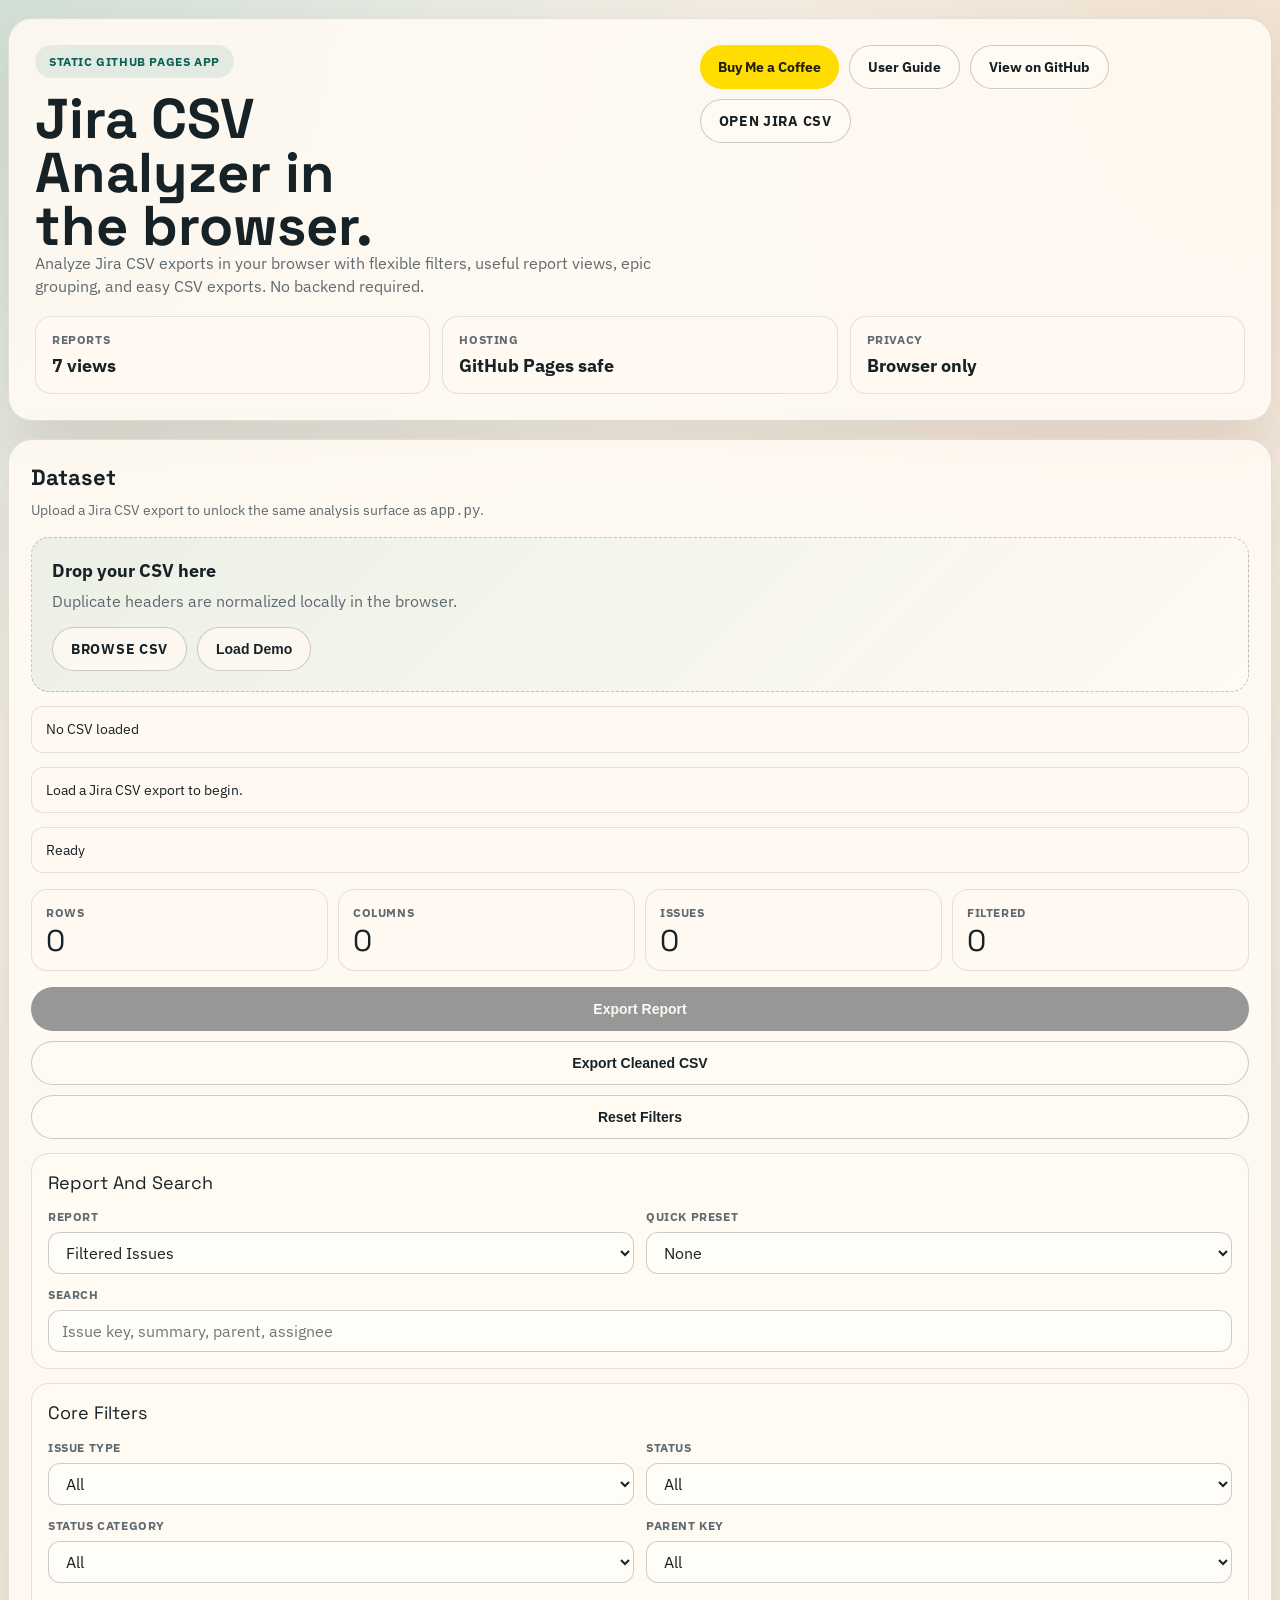
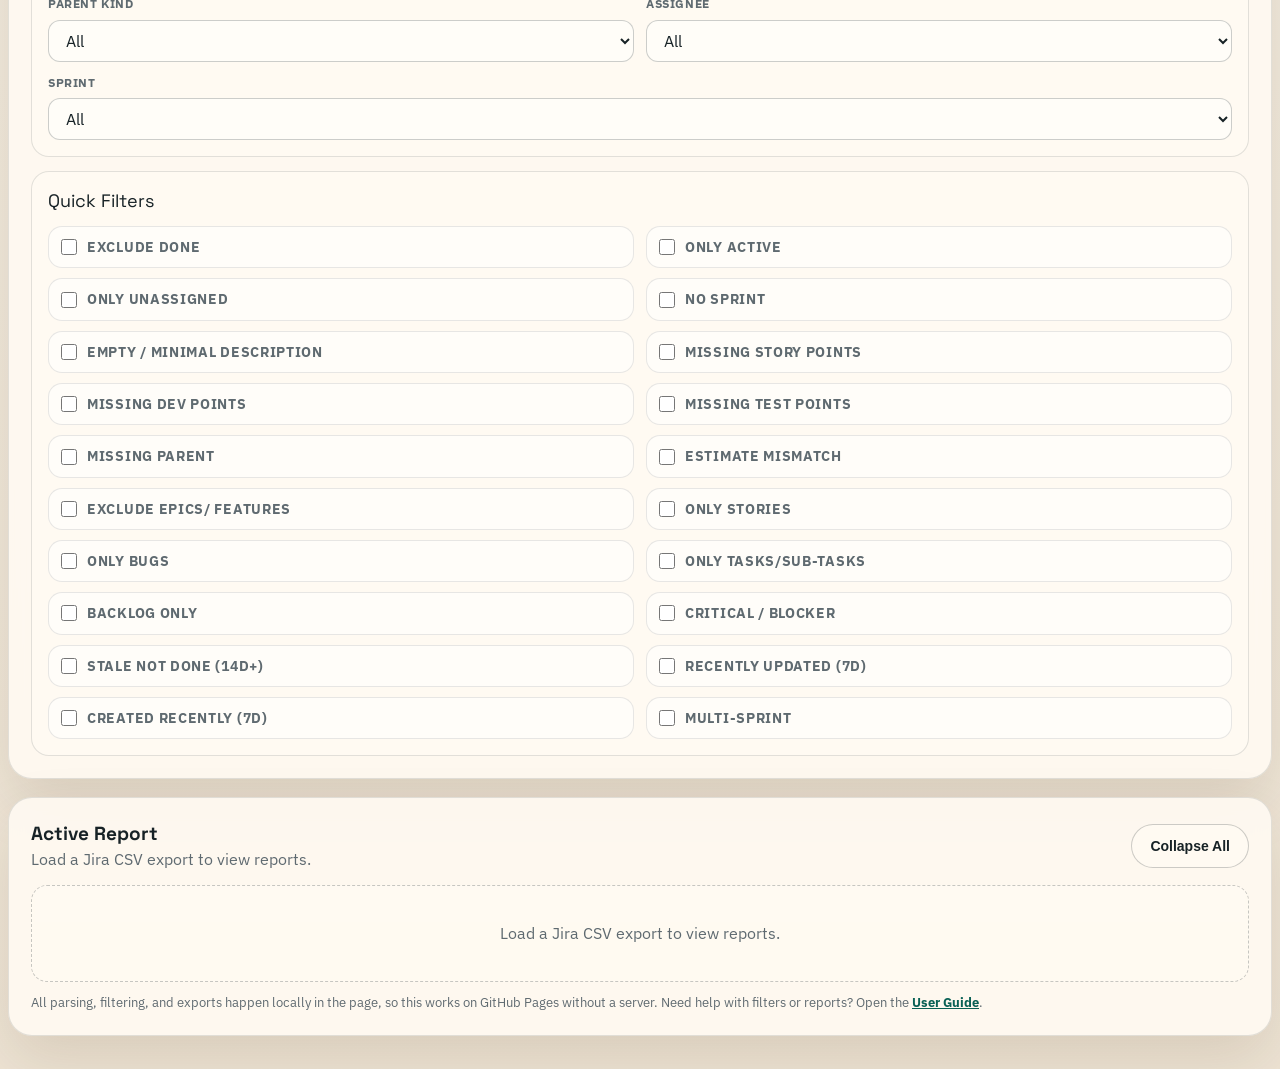
<file: index.html>
<!doctype html>
<html lang="en">
<head>
  <meta charset="UTF-8">
  <meta name="viewport" content="width=device-width, initial-scale=1.0">
  <title>Jira CSV Analyzer</title>
  <meta
    name="description"
    content="Analyze Jira CSV exports in the browser on GitHub Pages. Filter issues, review reports, inspect epic breakdowns, and export cleaned CSV files."
  >
  <link rel="preconnect" href="https://fonts.googleapis.com">
  <link rel="preconnect" href="https://fonts.gstatic.com" crossorigin>
  <link
    href="https://fonts.googleapis.com/css2?family=IBM+Plex+Sans:wght@400;500;600&family=Space+Grotesk:wght@500;700&display=swap"
    rel="stylesheet"
  >
  <link rel="stylesheet" href="index.css">
</head>
<body>
  <main class="shell">
    <section class="hero">
      <div class="hero-top">
        <div>
          <div class="eyebrow">Static GitHub Pages App</div>
          <h1>Jira CSV Analyzer in the browser.</h1>
          <p class="lead">
            Analyze Jira CSV exports in your browser with flexible filters, useful report views,
            epic grouping, and easy CSV exports. No backend required.
          </p>
        </div>
        <div class="actions">
          <a class="support" href="https://buymeacoffee.com/pjecuacion" target="_blank" rel="noopener">Buy Me a Coffee</a>
          <a class="btn-ghost" href="guide.html">User Guide</a>
          <a class="btn-ghost" href="https://github.com/pjecuacion/column-purge" target="_blank" rel="noopener">View on GitHub</a>
          <label class="file-btn" for="file-input">Open Jira CSV</label>
        </div>
      </div>
      <div class="hero-meta">
        <div class="meta"><strong>Reports</strong><span>7 views</span></div>
        <div class="meta"><strong>Hosting</strong><span>GitHub Pages safe</span></div>
        <div class="meta"><strong>Privacy</strong><span>Browser only</span></div>
      </div>
    </section>

    <div class="layout">
      <aside class="panel">
        <h2>Dataset</h2>
        <p class="sub">Upload a Jira CSV export to unlock the same analysis surface as <code>app.py</code>.</p>
        <div class="stack">
          <div class="drop" id="dropzone">
            <strong>Drop your CSV here</strong>
            <p>Duplicate headers are normalized locally in the browser.</p>
            <div class="actions drop-actions">
              <label class="file-btn" for="file-input">Browse CSV</label>
              <button class="btn-ghost" id="sample-btn" type="button">Load Demo</button>
            </div>
            <input class="file-input" id="file-input" type="file" accept=".csv,text/csv">
          </div>
          <div class="line" id="file-name">No CSV loaded</div>
          <div class="line" id="summary">Load a Jira CSV export to begin.</div>
          <div class="line" id="status">Ready</div>
          <div class="error" id="error"></div>
        </div>

        <div class="stats">
          <div class="stat"><strong>Rows</strong><span id="rows-stat">0</span></div>
          <div class="stat"><strong>Columns</strong><span id="cols-stat">0</span></div>
          <div class="stat"><strong>Issues</strong><span id="issues-stat">0</span></div>
          <div class="stat"><strong>Filtered</strong><span id="filtered-stat">0</span></div>
        </div>

        <div class="toolbar">
          <button class="btn" id="export-report" type="button" disabled>Export Report</button>
          <button class="btn-ghost" id="export-cleaned" type="button" disabled>Export Cleaned CSV</button>
          <button class="btn-ghost" id="reset" type="button" disabled>Reset Filters</button>
        </div>

        <div class="controls">
          <section class="card">
            <div class="title">Report And Search</div>
            <div class="fields">
              <div class="field"><label for="report">Report</label><select id="report"></select></div>
              <div class="field"><label for="preset">Quick Preset</label><select id="preset"></select></div>
              <div class="field full"><label for="search">Search</label><input id="search" type="search" placeholder="Issue key, summary, parent, assignee"></div>
            </div>
          </section>

          <section class="card">
            <div class="title">Core Filters</div>
            <div class="fields">
              <div class="field"><label for="issue-type">Issue Type</label><select id="issue-type"></select></div>
              <div class="field"><label for="issue-status">Status</label><select id="issue-status"></select></div>
              <div class="field"><label for="status-category">Status Category</label><select id="status-category"></select></div>
              <div class="field"><label for="parent-key">Parent Key</label><select id="parent-key"></select></div>
              <div class="field"><label for="parent-kind">Parent Kind</label><select id="parent-kind"></select></div>
              <div class="field"><label for="assignee">Assignee</label><select id="assignee"></select></div>
              <div class="field full"><label for="sprint">Sprint</label><select id="sprint"></select></div>
            </div>
          </section>

          <section class="card">
            <div class="title">Quick Filters</div>
            <div class="checks" id="checks"></div>
          </section>
        </div>
      </aside>

      <section class="panel">
        <div class="result-head">
          <div>
            <h3 id="result-title">Active Report</h3>
            <div class="meta-line" id="result-meta">Load a Jira CSV export to view reports.</div>
          </div>
          <button class="btn-ghost" id="toggle-epics" type="button" disabled>Collapse All</button>
        </div>
        <div id="results"><div class="placeholder">Load a Jira CSV export to view reports.</div></div>
        <p class="note">
          All parsing, filtering, and exports happen locally in the page, so this works on GitHub Pages without a server.
          Need help with filters or reports? Open the <a href="guide.html">User Guide</a>.
        </p>
      </section>
    </div>
  </main>

  <script src="index.js"></script>
</body>
</html>
</file>
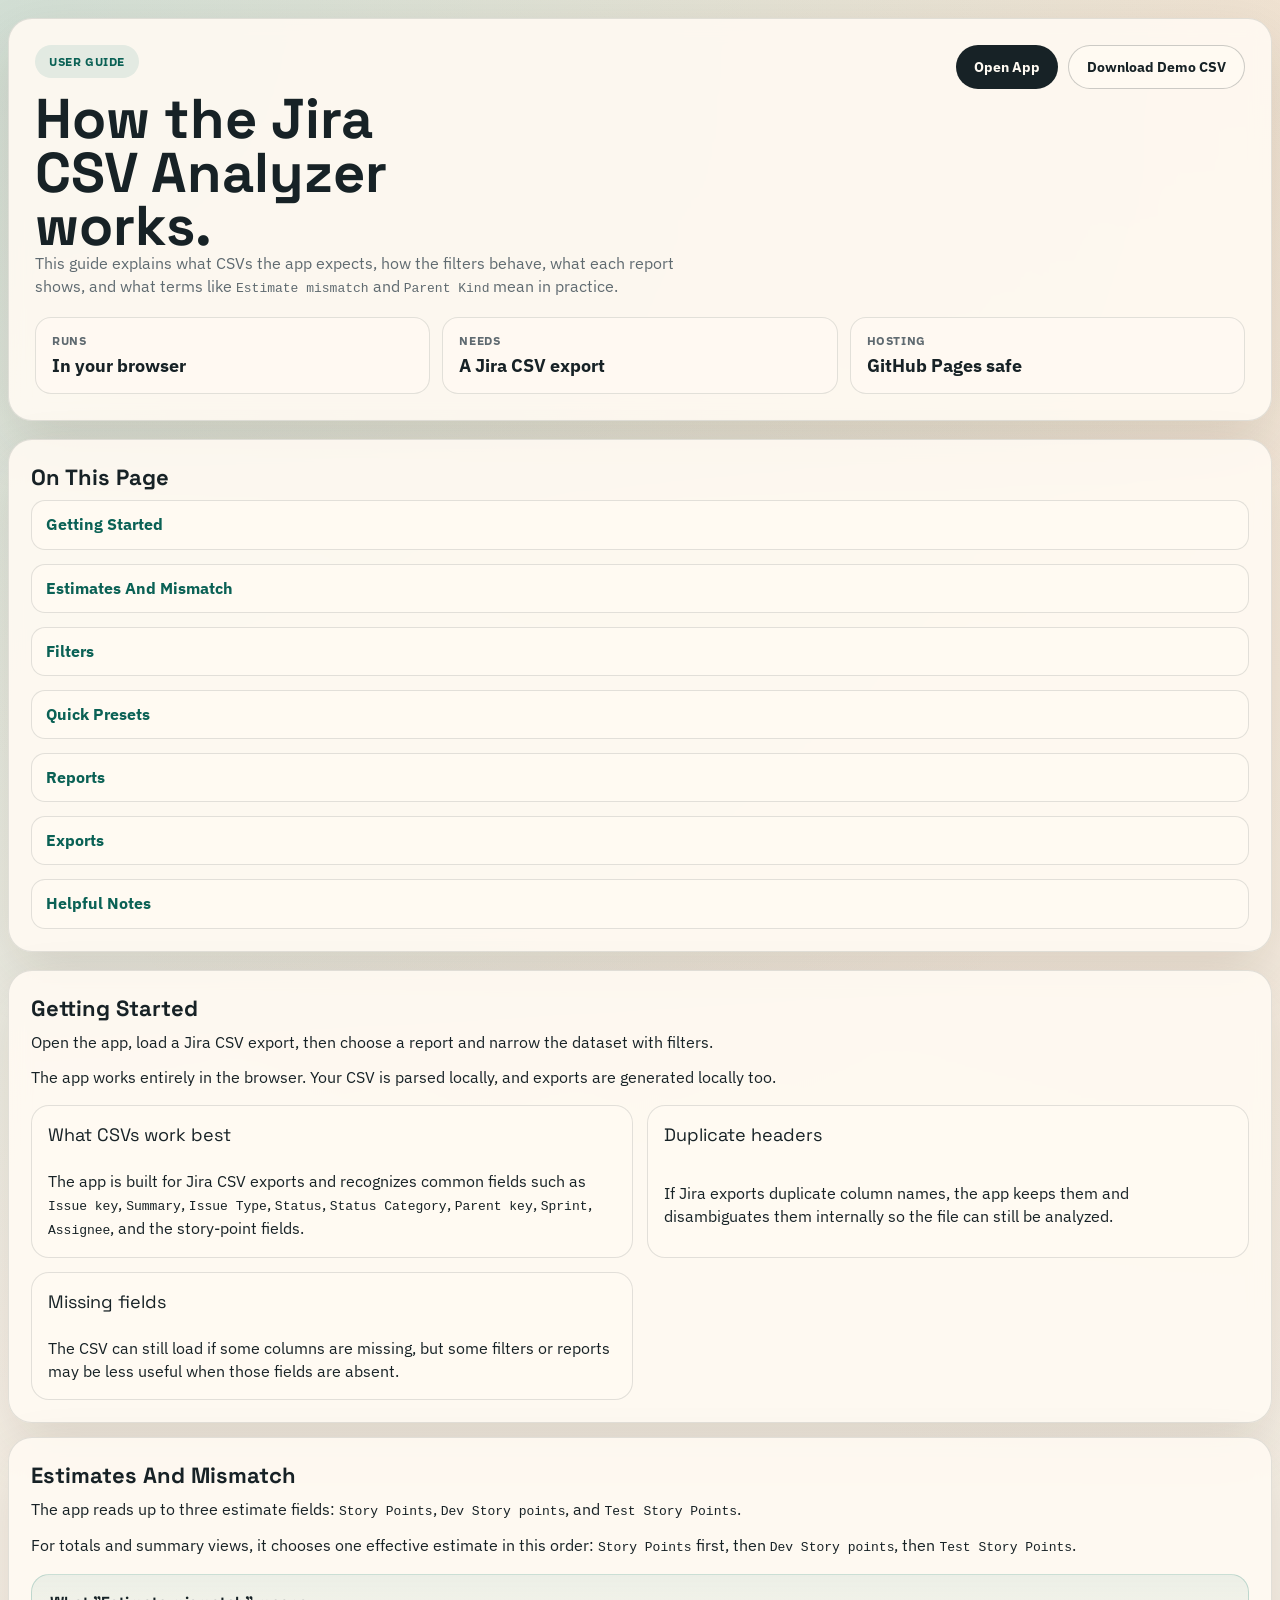
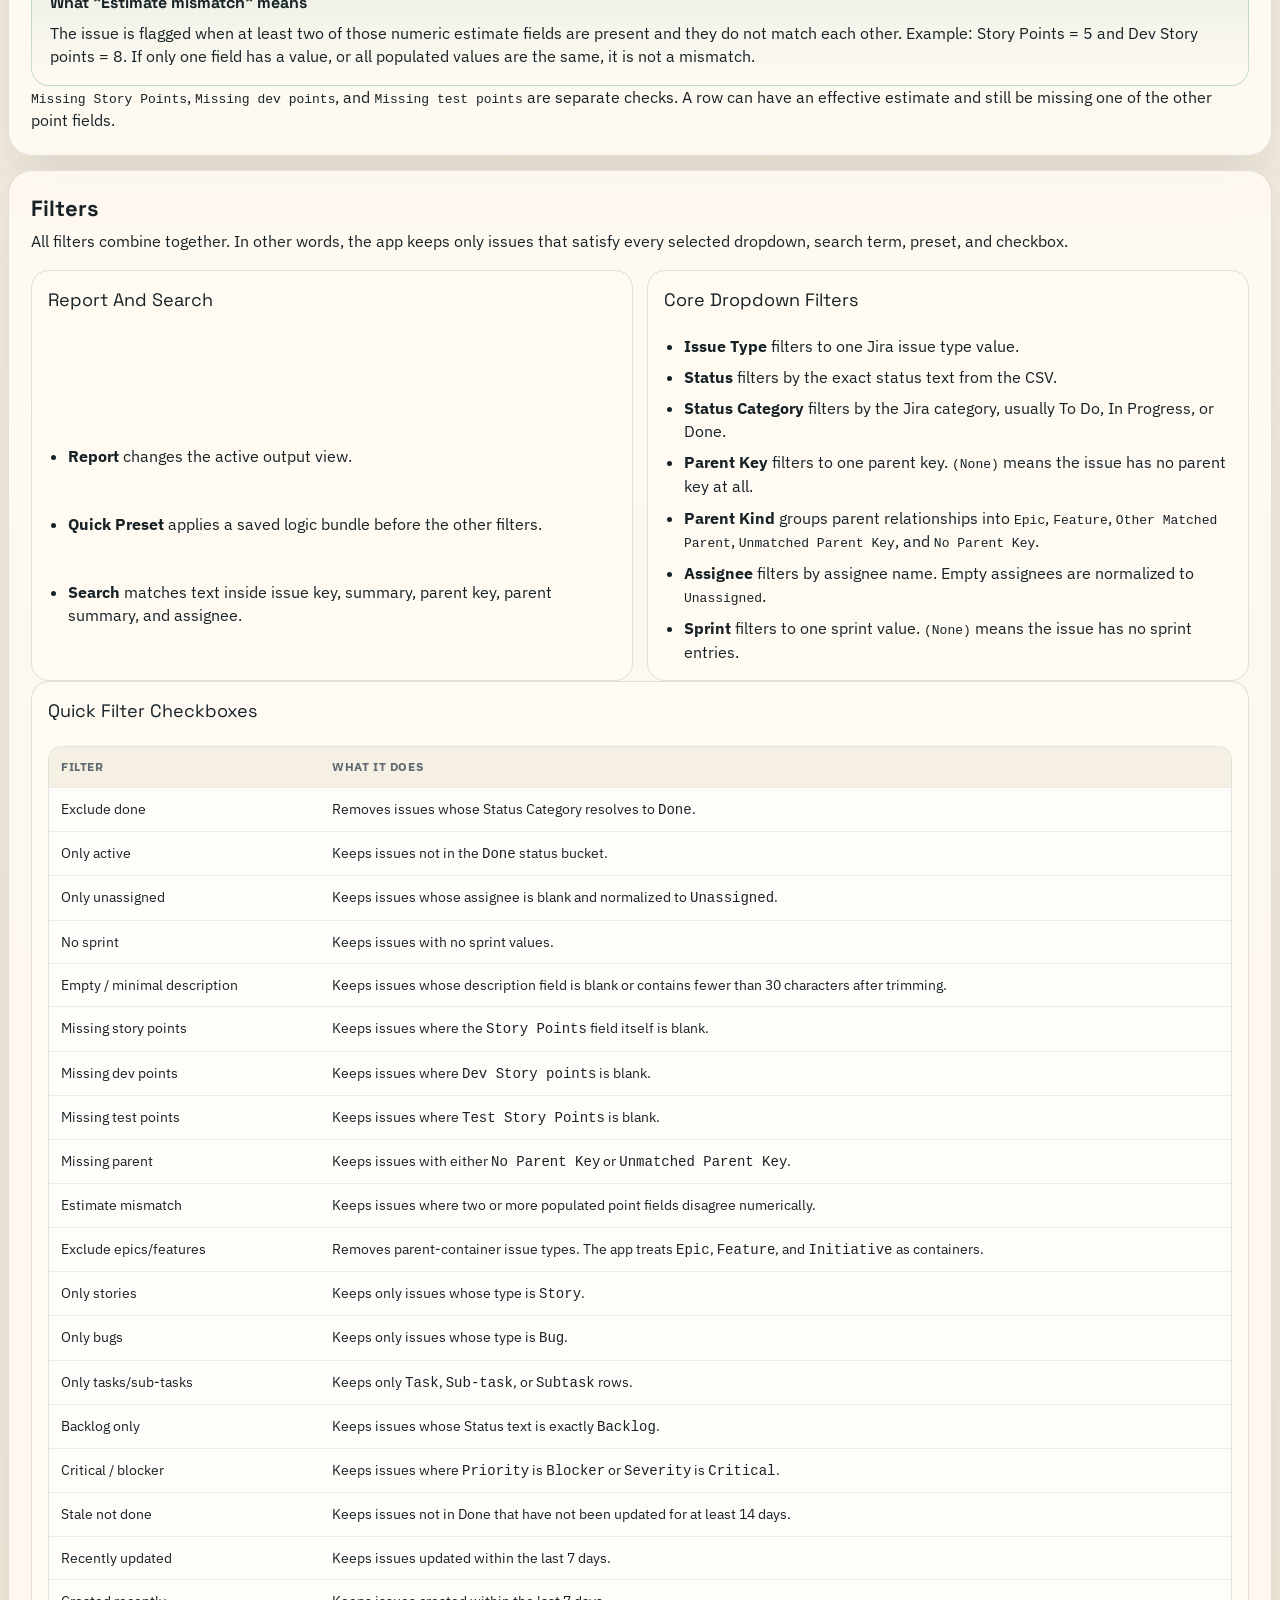
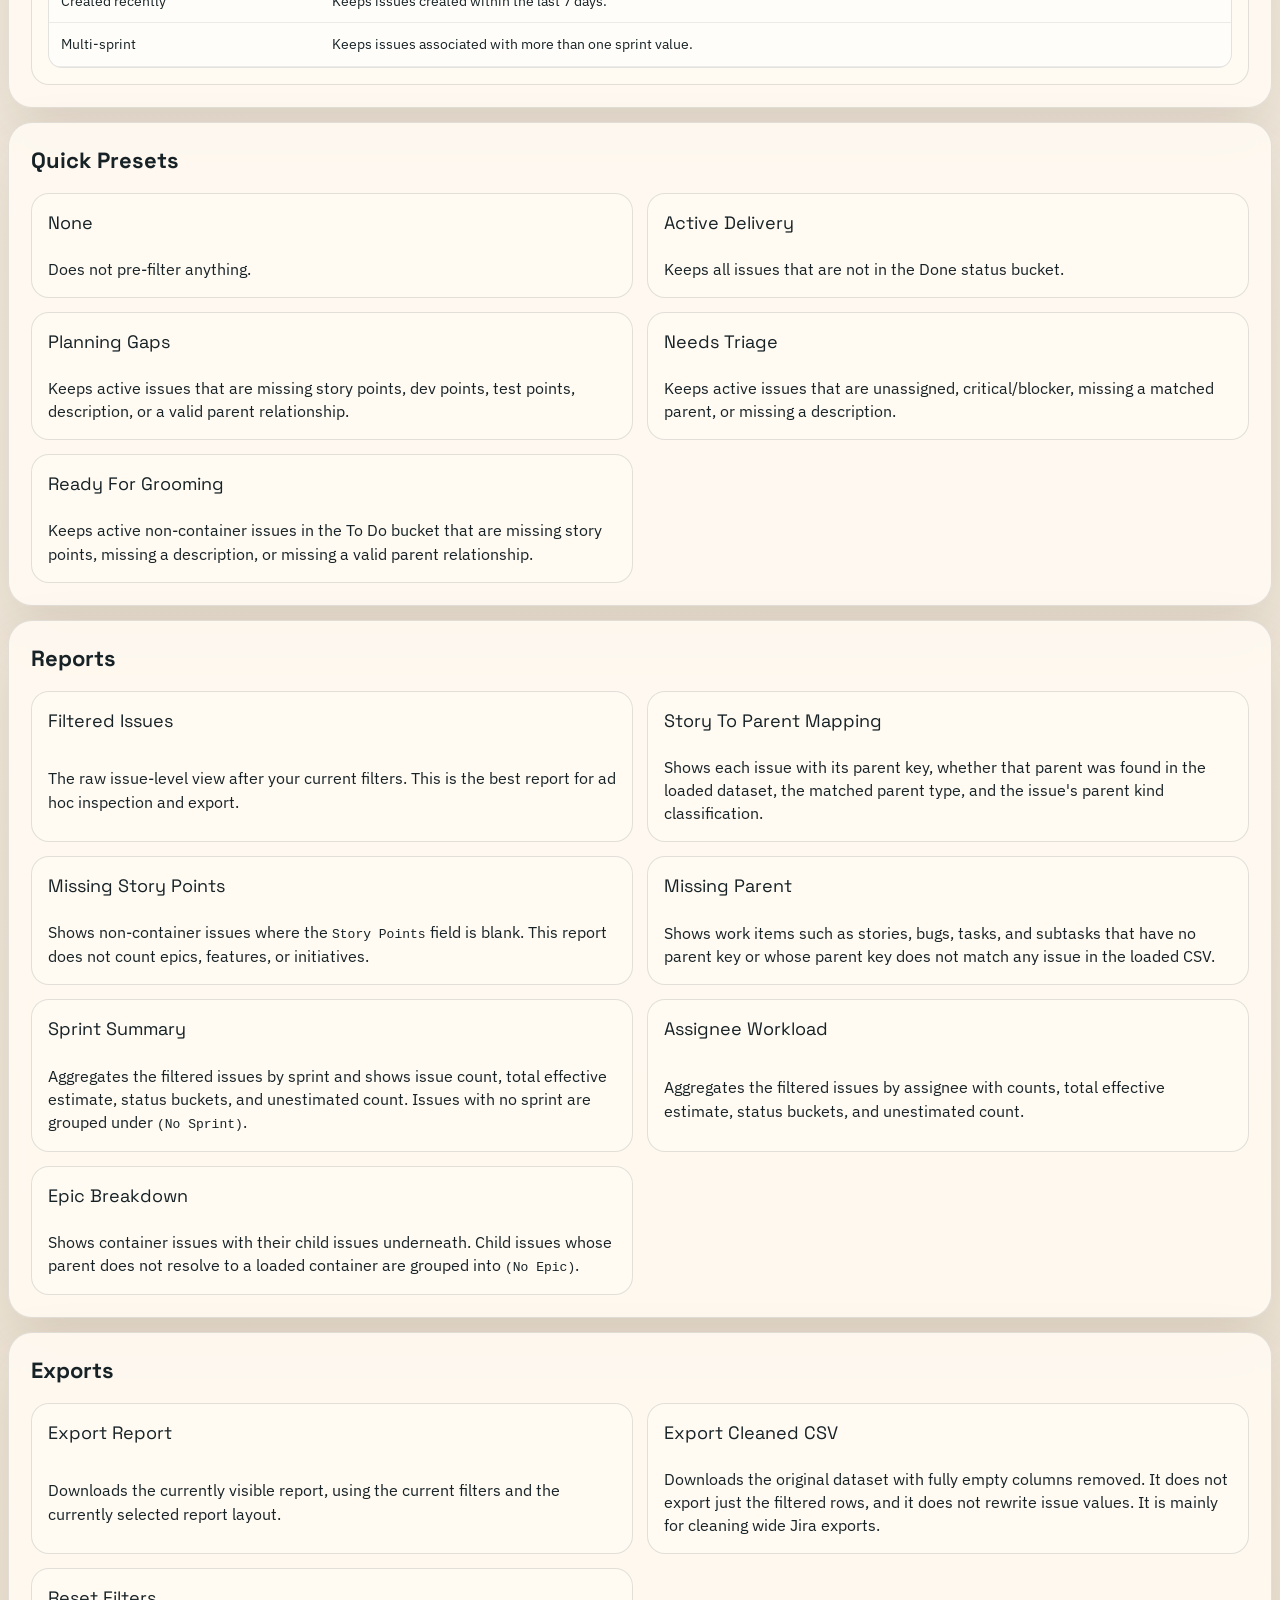
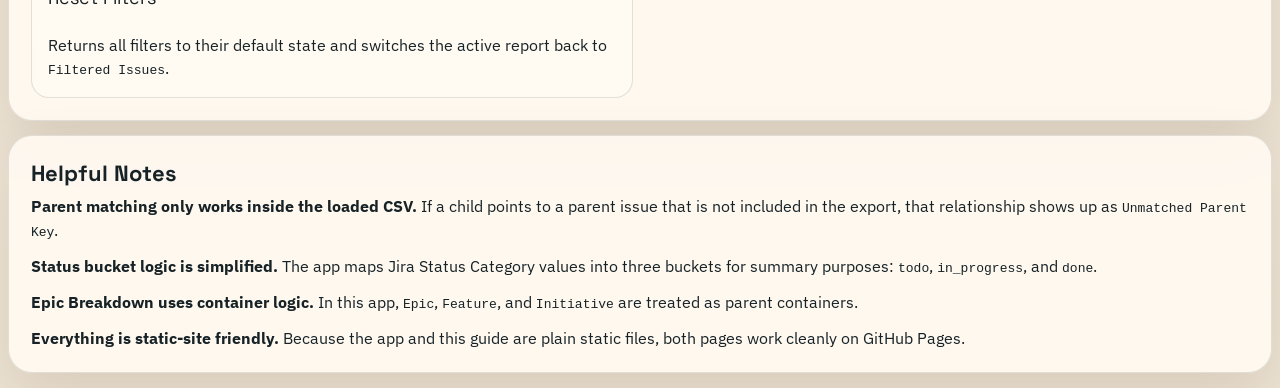
<file: guide.html>
<!doctype html>
<html lang="en">
<head>
  <meta charset="UTF-8">
  <meta name="viewport" content="width=device-width, initial-scale=1.0">
  <title>Jira CSV Analyzer Guide</title>
  <meta
    name="description"
    content="User guide for the Jira CSV Analyzer GitHub Pages app. Learn how filters, reports, estimate mismatch, exports, and parent matching work."
  >
  <link rel="preconnect" href="https://fonts.googleapis.com">
  <link rel="preconnect" href="https://fonts.gstatic.com" crossorigin>
  <link
    href="https://fonts.googleapis.com/css2?family=IBM+Plex+Sans:wght@400;500;600&family=Space+Grotesk:wght@500;700&display=swap"
    rel="stylesheet"
  >
  <link rel="stylesheet" href="index.css">
</head>
<body>
  <main class="shell guide-shell">
    <section class="hero guide-hero">
      <div class="hero-top">
        <div>
          <div class="eyebrow">User Guide</div>
          <h1>How the Jira CSV Analyzer works.</h1>
          <p class="lead">
            This guide explains what CSVs the app expects, how the filters behave, what each report shows,
            and what terms like <code>Estimate mismatch</code> and <code>Parent Kind</code> mean in practice.
          </p>
        </div>
        <div class="actions">
          <a class="btn" href="index.html">Open App</a>
          <a class="btn-ghost" href="sample-jira.csv">Download Demo CSV</a>
        </div>
      </div>
      <div class="hero-meta">
        <div class="meta"><strong>Runs</strong><span>In your browser</span></div>
        <div class="meta"><strong>Needs</strong><span>A Jira CSV export</span></div>
        <div class="meta"><strong>Hosting</strong><span>GitHub Pages safe</span></div>
      </div>
    </section>

    <div class="guide-grid">
      <aside class="panel guide-nav">
        <h2>On This Page</h2>
        <div class="guide-links">
          <a href="#start">Getting Started</a>
          <a href="#estimates">Estimates And Mismatch</a>
          <a href="#filters">Filters</a>
          <a href="#presets">Quick Presets</a>
          <a href="#reports">Reports</a>
          <a href="#exports">Exports</a>
          <a href="#notes">Helpful Notes</a>
        </div>
      </aside>

      <section class="guide-stack">
        <section class="panel" id="start">
          <h2>Getting Started</h2>
          <div class="guide-copy">
            <p>Open the app, load a Jira CSV export, then choose a report and narrow the dataset with filters.</p>
            <p>The app works entirely in the browser. Your CSV is parsed locally, and exports are generated locally too.</p>
          </div>
          <div class="guide-card-grid">
            <article class="card guide-card">
              <div class="title">What CSVs work best</div>
              <p>The app is built for Jira CSV exports and recognizes common fields such as <code>Issue key</code>, <code>Summary</code>, <code>Issue Type</code>, <code>Status</code>, <code>Status Category</code>, <code>Parent key</code>, <code>Sprint</code>, <code>Assignee</code>, and the story-point fields.</p>
            </article>
            <article class="card guide-card">
              <div class="title">Duplicate headers</div>
              <p>If Jira exports duplicate column names, the app keeps them and disambiguates them internally so the file can still be analyzed.</p>
            </article>
            <article class="card guide-card">
              <div class="title">Missing fields</div>
              <p>The CSV can still load if some columns are missing, but some filters or reports may be less useful when those fields are absent.</p>
            </article>
          </div>
        </section>

        <section class="panel" id="estimates">
          <h2>Estimates And Mismatch</h2>
          <div class="guide-copy">
            <p>The app reads up to three estimate fields: <code>Story Points</code>, <code>Dev Story points</code>, and <code>Test Story Points</code>.</p>
            <p>For totals and summary views, it chooses one effective estimate in this order: <code>Story Points</code> first, then <code>Dev Story points</code>, then <code>Test Story Points</code>.</p>
          </div>
          <div class="callout">
            <strong>What "Estimate mismatch" means</strong>
            <p>The issue is flagged when at least two of those numeric estimate fields are present and they do not match each other. Example: Story Points = 5 and Dev Story points = 8. If only one field has a value, or all populated values are the same, it is not a mismatch.</p>
          </div>
          <div class="guide-copy">
            <p><code>Missing Story Points</code>, <code>Missing dev points</code>, and <code>Missing test points</code> are separate checks. A row can have an effective estimate and still be missing one of the other point fields.</p>
          </div>
        </section>

        <section class="panel" id="filters">
          <h2>Filters</h2>
          <div class="guide-copy">
            <p>All filters combine together. In other words, the app keeps only issues that satisfy every selected dropdown, search term, preset, and checkbox.</p>
          </div>

          <div class="guide-card-grid">
            <article class="card guide-card">
              <div class="title">Report And Search</div>
              <ul class="guide-list">
                <li><strong>Report</strong> changes the active output view.</li>
                <li><strong>Quick Preset</strong> applies a saved logic bundle before the other filters.</li>
                <li><strong>Search</strong> matches text inside issue key, summary, parent key, parent summary, and assignee.</li>
              </ul>
            </article>

            <article class="card guide-card">
              <div class="title">Core Dropdown Filters</div>
              <ul class="guide-list">
                <li><strong>Issue Type</strong> filters to one Jira issue type value.</li>
                <li><strong>Status</strong> filters by the exact status text from the CSV.</li>
                <li><strong>Status Category</strong> filters by the Jira category, usually To Do, In Progress, or Done.</li>
                <li><strong>Parent Key</strong> filters to one parent key. <code>(None)</code> means the issue has no parent key at all.</li>
                <li><strong>Parent Kind</strong> groups parent relationships into <code>Epic</code>, <code>Feature</code>, <code>Other Matched Parent</code>, <code>Unmatched Parent Key</code>, and <code>No Parent Key</code>.</li>
                <li><strong>Assignee</strong> filters by assignee name. Empty assignees are normalized to <code>Unassigned</code>.</li>
                <li><strong>Sprint</strong> filters to one sprint value. <code>(None)</code> means the issue has no sprint entries.</li>
              </ul>
            </article>
          </div>

          <article class="card guide-card">
            <div class="title">Quick Filter Checkboxes</div>
            <div class="guide-table-wrap">
              <table class="guide-table">
                <thead>
                  <tr><th>Filter</th><th>What it does</th></tr>
                </thead>
                <tbody>
                  <tr><td>Exclude done</td><td>Removes issues whose Status Category resolves to <code>Done</code>.</td></tr>
                  <tr><td>Only active</td><td>Keeps issues not in the <code>Done</code> status bucket.</td></tr>
                  <tr><td>Only unassigned</td><td>Keeps issues whose assignee is blank and normalized to <code>Unassigned</code>.</td></tr>
                  <tr><td>No sprint</td><td>Keeps issues with no sprint values.</td></tr>
                  <tr><td>Empty / minimal description</td><td>Keeps issues whose description field is blank or contains fewer than 30 characters after trimming.</td></tr>
                  <tr><td>Missing story points</td><td>Keeps issues where the <code>Story Points</code> field itself is blank.</td></tr>
                  <tr><td>Missing dev points</td><td>Keeps issues where <code>Dev Story points</code> is blank.</td></tr>
                  <tr><td>Missing test points</td><td>Keeps issues where <code>Test Story Points</code> is blank.</td></tr>
                  <tr><td>Missing parent</td><td>Keeps issues with either <code>No Parent Key</code> or <code>Unmatched Parent Key</code>.</td></tr>
                  <tr><td>Estimate mismatch</td><td>Keeps issues where two or more populated point fields disagree numerically.</td></tr>
                  <tr><td>Exclude epics/features</td><td>Removes parent-container issue types. The app treats <code>Epic</code>, <code>Feature</code>, and <code>Initiative</code> as containers.</td></tr>
                  <tr><td>Only stories</td><td>Keeps only issues whose type is <code>Story</code>.</td></tr>
                  <tr><td>Only bugs</td><td>Keeps only issues whose type is <code>Bug</code>.</td></tr>
                  <tr><td>Only tasks/sub-tasks</td><td>Keeps only <code>Task</code>, <code>Sub-task</code>, or <code>Subtask</code> rows.</td></tr>
                  <tr><td>Backlog only</td><td>Keeps issues whose Status text is exactly <code>Backlog</code>.</td></tr>
                  <tr><td>Critical / blocker</td><td>Keeps issues where <code>Priority</code> is <code>Blocker</code> or <code>Severity</code> is <code>Critical</code>.</td></tr>
                  <tr><td>Stale not done</td><td>Keeps issues not in Done that have not been updated for at least 14 days.</td></tr>
                  <tr><td>Recently updated</td><td>Keeps issues updated within the last 7 days.</td></tr>
                  <tr><td>Created recently</td><td>Keeps issues created within the last 7 days.</td></tr>
                  <tr><td>Multi-sprint</td><td>Keeps issues associated with more than one sprint value.</td></tr>
                </tbody>
              </table>
            </div>
          </article>
        </section>

        <section class="panel" id="presets">
          <h2>Quick Presets</h2>
          <div class="guide-card-grid">
            <article class="card guide-card">
              <div class="title">None</div>
              <p>Does not pre-filter anything.</p>
            </article>
            <article class="card guide-card">
              <div class="title">Active Delivery</div>
              <p>Keeps all issues that are not in the Done status bucket.</p>
            </article>
            <article class="card guide-card">
              <div class="title">Planning Gaps</div>
              <p>Keeps active issues that are missing story points, dev points, test points, description, or a valid parent relationship.</p>
            </article>
            <article class="card guide-card">
              <div class="title">Needs Triage</div>
              <p>Keeps active issues that are unassigned, critical/blocker, missing a matched parent, or missing a description.</p>
            </article>
            <article class="card guide-card">
              <div class="title">Ready For Grooming</div>
              <p>Keeps active non-container issues in the To Do bucket that are missing story points, missing a description, or missing a valid parent relationship.</p>
            </article>
          </div>
        </section>

        <section class="panel" id="reports">
          <h2>Reports</h2>
          <div class="guide-card-grid">
            <article class="card guide-card">
              <div class="title">Filtered Issues</div>
              <p>The raw issue-level view after your current filters. This is the best report for ad hoc inspection and export.</p>
            </article>
            <article class="card guide-card">
              <div class="title">Story To Parent Mapping</div>
              <p>Shows each issue with its parent key, whether that parent was found in the loaded dataset, the matched parent type, and the issue's parent kind classification.</p>
            </article>
            <article class="card guide-card">
              <div class="title">Missing Story Points</div>
              <p>Shows non-container issues where the <code>Story Points</code> field is blank. This report does not count epics, features, or initiatives.</p>
            </article>
            <article class="card guide-card">
              <div class="title">Missing Parent</div>
              <p>Shows work items such as stories, bugs, tasks, and subtasks that have no parent key or whose parent key does not match any issue in the loaded CSV.</p>
            </article>
            <article class="card guide-card">
              <div class="title">Sprint Summary</div>
              <p>Aggregates the filtered issues by sprint and shows issue count, total effective estimate, status buckets, and unestimated count. Issues with no sprint are grouped under <code>(No Sprint)</code>.</p>
            </article>
            <article class="card guide-card">
              <div class="title">Assignee Workload</div>
              <p>Aggregates the filtered issues by assignee with counts, total effective estimate, status buckets, and unestimated count.</p>
            </article>
            <article class="card guide-card">
              <div class="title">Epic Breakdown</div>
              <p>Shows container issues with their child issues underneath. Child issues whose parent does not resolve to a loaded container are grouped into <code>(No Epic)</code>.</p>
            </article>
          </div>
        </section>

        <section class="panel" id="exports">
          <h2>Exports</h2>
          <div class="guide-card-grid">
            <article class="card guide-card">
              <div class="title">Export Report</div>
              <p>Downloads the currently visible report, using the current filters and the currently selected report layout.</p>
            </article>
            <article class="card guide-card">
              <div class="title">Export Cleaned CSV</div>
              <p>Downloads the original dataset with fully empty columns removed. It does not export just the filtered rows, and it does not rewrite issue values. It is mainly for cleaning wide Jira exports.</p>
            </article>
            <article class="card guide-card">
              <div class="title">Reset Filters</div>
              <p>Returns all filters to their default state and switches the active report back to <code>Filtered Issues</code>.</p>
            </article>
          </div>
        </section>

        <section class="panel" id="notes">
          <h2>Helpful Notes</h2>
          <div class="guide-copy">
            <p><strong>Parent matching only works inside the loaded CSV.</strong> If a child points to a parent issue that is not included in the export, that relationship shows up as <code>Unmatched Parent Key</code>.</p>
            <p><strong>Status bucket logic is simplified.</strong> The app maps Jira Status Category values into three buckets for summary purposes: <code>todo</code>, <code>in_progress</code>, and <code>done</code>.</p>
            <p><strong>Epic Breakdown uses container logic.</strong> In this app, <code>Epic</code>, <code>Feature</code>, and <code>Initiative</code> are treated as parent containers.</p>
            <p><strong>Everything is static-site friendly.</strong> Because the app and this guide are plain static files, both pages work cleanly on GitHub Pages.</p>
          </div>
        </section>
      </section>
    </div>
  </main>
</body>
</html>
</file>
<file: index.css>
* {
  box-sizing: border-box;
  margin: 0;
  padding: 0;
}

body {
  font-family: "IBM Plex Sans", sans-serif;
  background:
    radial-gradient(circle at top left, rgba(15, 123, 108, 0.16), transparent 26%),
    radial-gradient(circle at top right, rgba(212, 139, 76, 0.16), transparent 28%),
    linear-gradient(180deg, #f8f4ec, #eee4d4);
  color: #172226;
  line-height: 1.45;
  overflow-x: hidden;
}

.shell {
  width: min(1440px, calc(100vw - 16px));
  margin: 18px auto 34px;
}

.hero,
.panel {
  background: rgba(255, 250, 242, 0.9);
  border: 1px solid rgba(23, 34, 38, 0.12);
  border-radius: 24px;
  box-shadow: 0 24px 60px rgba(55, 37, 9, 0.12);
  backdrop-filter: blur(10px);
}

.hero {
  padding: 26px;
  display: grid;
  gap: 18px;
}

.hero-top {
  display: flex;
  justify-content: space-between;
  gap: 14px;
  align-items: flex-start;
}

.eyebrow {
  display: inline-flex;
  padding: 8px 14px;
  border-radius: 999px;
  background: rgba(15, 123, 108, 0.1);
  color: #0a6155;
  font-size: 12px;
  font-weight: 700;
  text-transform: uppercase;
  letter-spacing: 0.05em;
}

h1 {
  margin-top: 14px;
  font-family: "Space Grotesk", sans-serif;
  font-size: clamp(32px, 5vw, 56px);
  line-height: 0.95;
  max-width: 10ch;
}

.lead,
.sub,
.meta-line,
.note,
.drop p {
  color: #5f6a70;
}

.lead {
  max-width: 68ch;
}

.hero-meta {
  display: grid;
  grid-template-columns: repeat(3, 1fr);
  gap: 12px;
}

.meta,
.stat,
.card,
.line,
.error {
  border: 1px solid rgba(23, 34, 38, 0.12);
  background: rgba(255, 250, 242, 0.9);
}

.meta {
  padding: 14px 16px;
  border-radius: 16px;
}

.meta strong,
.stat strong {
  display: block;
  font-size: 12px;
  color: #5f6a70;
  text-transform: uppercase;
  letter-spacing: 0.05em;
  margin-bottom: 4px;
}

.meta span {
  font-weight: 700;
  font-size: 18px;
}

.actions {
  display: flex;
  flex-wrap: wrap;
  gap: 10px;
}

.drop-actions {
  margin-top: 14px;
}

.btn,
.btn-ghost,
.file-btn,
.support {
  display: inline-flex;
  align-items: center;
  justify-content: center;
  gap: 8px;
  min-height: 44px;
  padding: 0 18px;
  border-radius: 999px;
  text-decoration: none;
  font-weight: 700;
  font-size: 14px;
  cursor: pointer;
  transition: transform 0.18s ease, opacity 0.18s ease;
}

.btn:hover,
.btn-ghost:hover,
.file-btn:hover,
.support:hover {
  transform: translateY(-1px);
}

.btn {
  border: none;
  background: #172226;
  color: #fffaf2;
}

.btn:disabled {
  opacity: 0.45;
  transform: none;
  cursor: not-allowed;
}

.btn-ghost,
.file-btn {
  border: 1px solid rgba(23, 34, 38, 0.22);
  background: rgba(255, 250, 242, 0.82);
  color: #172226;
}

.support {
  background: #ffdd00;
  color: #221f12;
}

.file-input {
  display: none;
}

.layout {
  display: grid;
  grid-template-columns: minmax(320px, 380px) minmax(0, 1fr);
  gap: 18px;
  margin-top: 18px;
  align-items: start;
}

.panel {
  padding: 22px;
}

.panel h2 {
  font-family: "Space Grotesk", sans-serif;
  font-size: 22px;
  margin-bottom: 6px;
}

.sub {
  font-size: 14px;
  margin-bottom: 16px;
}

.stack,
.controls {
  display: grid;
  gap: 14px;
}

.drop {
  padding: 20px;
  border-radius: 18px;
  border: 1px dashed rgba(23, 34, 38, 0.24);
  background: linear-gradient(135deg, rgba(15, 123, 108, 0.08), transparent), rgba(255, 250, 242, 0.8);
}

.drop.drag {
  border-color: #0f7b6c;
}

.drop strong {
  display: block;
  font-size: 18px;
  margin-bottom: 6px;
}

.line,
.error {
  padding: 12px 14px;
  border-radius: 12px;
  font-size: 14px;
}

.error {
  display: none;
  background: rgba(181, 64, 50, 0.09);
  border-color: rgba(181, 64, 50, 0.24);
  color: #b54032;
}

.error.show {
  display: block;
}

.stats {
  display: grid;
  grid-template-columns: repeat(auto-fit, minmax(78px, 1fr));
  gap: 10px;
  margin: 16px 0;
}

.stat {
  padding: 14px;
  border-radius: 16px;
}

.stat span {
  display: block;
  font-family: "Space Grotesk", sans-serif;
  font-size: 30px;
  line-height: 1;
}

.toolbar {
  display: grid;
  gap: 10px;
  margin-bottom: 14px;
}

.card {
  padding: 16px;
  border-radius: 18px;
  background: rgba(255, 250, 242, 0.78);
}

.title {
  font-family: "Space Grotesk", sans-serif;
  font-size: 18px;
  margin-bottom: 12px;
}

.fields {
  display: grid;
  grid-template-columns: repeat(2, minmax(0, 1fr));
  gap: 12px;
}

.field {
  display: grid;
  gap: 7px;
}

.full {
  grid-column: 1 / -1;
}

label {
  font-size: 12px;
  font-weight: 700;
  text-transform: uppercase;
  letter-spacing: 0.05em;
  color: #5f6a70;
}

select,
input[type="search"] {
  width: 100%;
  min-height: 42px;
  padding: 0 13px;
  border-radius: 12px;
  border: 1px solid rgba(23, 34, 38, 0.22);
  background: #fffdf8;
  font: inherit;
  color: #172226;
}

select:focus,
input[type="search"]:focus {
  outline: none;
  border-color: #0f7b6c;
  box-shadow: 0 0 0 4px rgba(15, 123, 108, 0.12);
}

.checks {
  display: grid;
  grid-template-columns: repeat(2, minmax(0, 1fr));
  gap: 10px 12px;
}

.check {
  display: flex;
  align-items: center;
  gap: 10px;
  padding: 10px 12px;
  border-radius: 14px;
  border: 1px solid rgba(23, 34, 38, 0.1);
  background: rgba(255, 255, 255, 0.55);
  font-size: 14px;
}

.check input {
  width: 16px;
  height: 16px;
  accent-color: #0f7b6c;
}

.result-head {
  display: flex;
  justify-content: space-between;
  gap: 14px;
  align-items: center;
  margin-bottom: 14px;
}

.result-head h3,
.gtitle {
  font-family: "Space Grotesk", sans-serif;
}

.result-head h3 {
  font-size: 19px;
}

.wrap {
  overflow: auto;
  border-radius: 14px;
  border: 1px solid rgba(23, 34, 38, 0.12);
  background: #fffdf9;
  max-height: 72vh;
}

.placeholder {
  padding: 36px 24px;
  text-align: center;
  color: #5f6a70;
  border-radius: 16px;
  border: 1px dashed rgba(23, 34, 38, 0.24);
  background: rgba(255, 250, 242, 0.78);
}

table {
  width: 100%;
  border-collapse: collapse;
  min-width: 900px;
}

th,
td {
  padding: 11px 12px;
  border-bottom: 1px solid rgba(23, 34, 38, 0.08);
  text-align: left;
  vertical-align: top;
  font-size: 14px;
}

th {
  position: sticky;
  top: 0;
  background: #f6f0e4;
  font-size: 12px;
  text-transform: uppercase;
  letter-spacing: 0.05em;
  color: #5f6a70;
}

td {
  white-space: nowrap;
}

td.w {
  white-space: normal;
  min-width: 240px;
}

.groups {
  display: grid;
  gap: 12px;
}

.group {
  border: 1px solid rgba(23, 34, 38, 0.12);
  border-radius: 16px;
  background: rgba(255, 253, 248, 0.9);
  overflow: hidden;
}

.group[open] {
  box-shadow: 0 16px 34px rgba(55, 37, 9, 0.08);
}

summary {
  list-style: none;
  cursor: pointer;
  padding: 16px 18px;
  display: grid;
  grid-template-columns: minmax(0, 2fr) repeat(5, minmax(0, 1fr));
  gap: 12px;
  align-items: center;
  background: linear-gradient(180deg, rgba(15, 123, 108, 0.08), rgba(255, 250, 242, 0.9));
}

summary::-webkit-details-marker {
  display: none;
}

.gtitle {
  font-weight: 700;
}

.metric strong {
  display: block;
  font-size: 11px;
  color: #5f6a70;
  text-transform: uppercase;
  letter-spacing: 0.05em;
  margin-bottom: 3px;
}

.body {
  padding: 0 14px 14px;
}

.note {
  margin-top: 12px;
  font-size: 13px;
}

.note a,
.guide-links a,
.guide-copy a,
.guide-card a {
  color: #0a6155;
  font-weight: 700;
}

.guide-shell {
  margin-bottom: 40px;
}

.guide-hero h1 {
  max-width: 12ch;
}

.guide-grid {
  display: grid;
  grid-template-columns: minmax(240px, 280px) minmax(0, 1fr);
  gap: 18px;
  margin-top: 18px;
  align-items: start;
}

.guide-nav {
  position: sticky;
  top: 18px;
}

.guide-links,
.guide-stack,
.guide-card-grid {
  display: grid;
  gap: 14px;
}

.guide-links a {
  display: block;
  padding: 12px 14px;
  border-radius: 14px;
  text-decoration: none;
  border: 1px solid rgba(23, 34, 38, 0.12);
  background: rgba(255, 250, 242, 0.78);
}

.guide-copy {
  display: grid;
  gap: 12px;
}

.guide-copy p + p {
  margin-top: 0;
}

.guide-card-grid {
  grid-template-columns: repeat(2, minmax(0, 1fr));
  margin-top: 16px;
}

.guide-card {
  display: grid;
  gap: 10px;
}

.guide-list {
  display: grid;
  gap: 8px;
  padding-left: 20px;
}

.callout {
  margin-top: 16px;
  padding: 16px 18px;
  border-radius: 18px;
  border: 1px solid rgba(15, 123, 108, 0.22);
  background: linear-gradient(180deg, rgba(15, 123, 108, 0.08), rgba(255, 250, 242, 0.85));
}

.callout strong {
  display: block;
  margin-bottom: 8px;
  font-family: "Space Grotesk", sans-serif;
}

.guide-table-wrap {
  overflow: auto;
  border-radius: 14px;
  border: 1px solid rgba(23, 34, 38, 0.12);
  background: #fffdf9;
}

.guide-table {
  min-width: 760px;
}

@media (max-width: 1280px) {
  .layout {
    grid-template-columns: 1fr;
  }

  .guide-grid {
    grid-template-columns: 1fr;
  }

  .guide-nav {
    position: static;
  }
}

@media (max-width: 1120px) {

  .hero-meta,
  .stats {
    grid-template-columns: repeat(2, 1fr);
  }

  .guide-card-grid {
    grid-template-columns: 1fr;
  }
}

@media (max-width: 720px) {
  .shell {
    width: min(100vw - 16px, 100%);
    margin: 10px auto 20px;
  }

  .hero,
  .panel {
    padding: 18px;
  }

  .hero-top,
  .result-head {
    flex-direction: column;
    align-items: stretch;
  }

  .hero-meta,
  .stats,
  .fields,
  .checks {
    grid-template-columns: 1fr;
  }

  summary {
    grid-template-columns: 1fr 1fr;
  }
}
</file>
